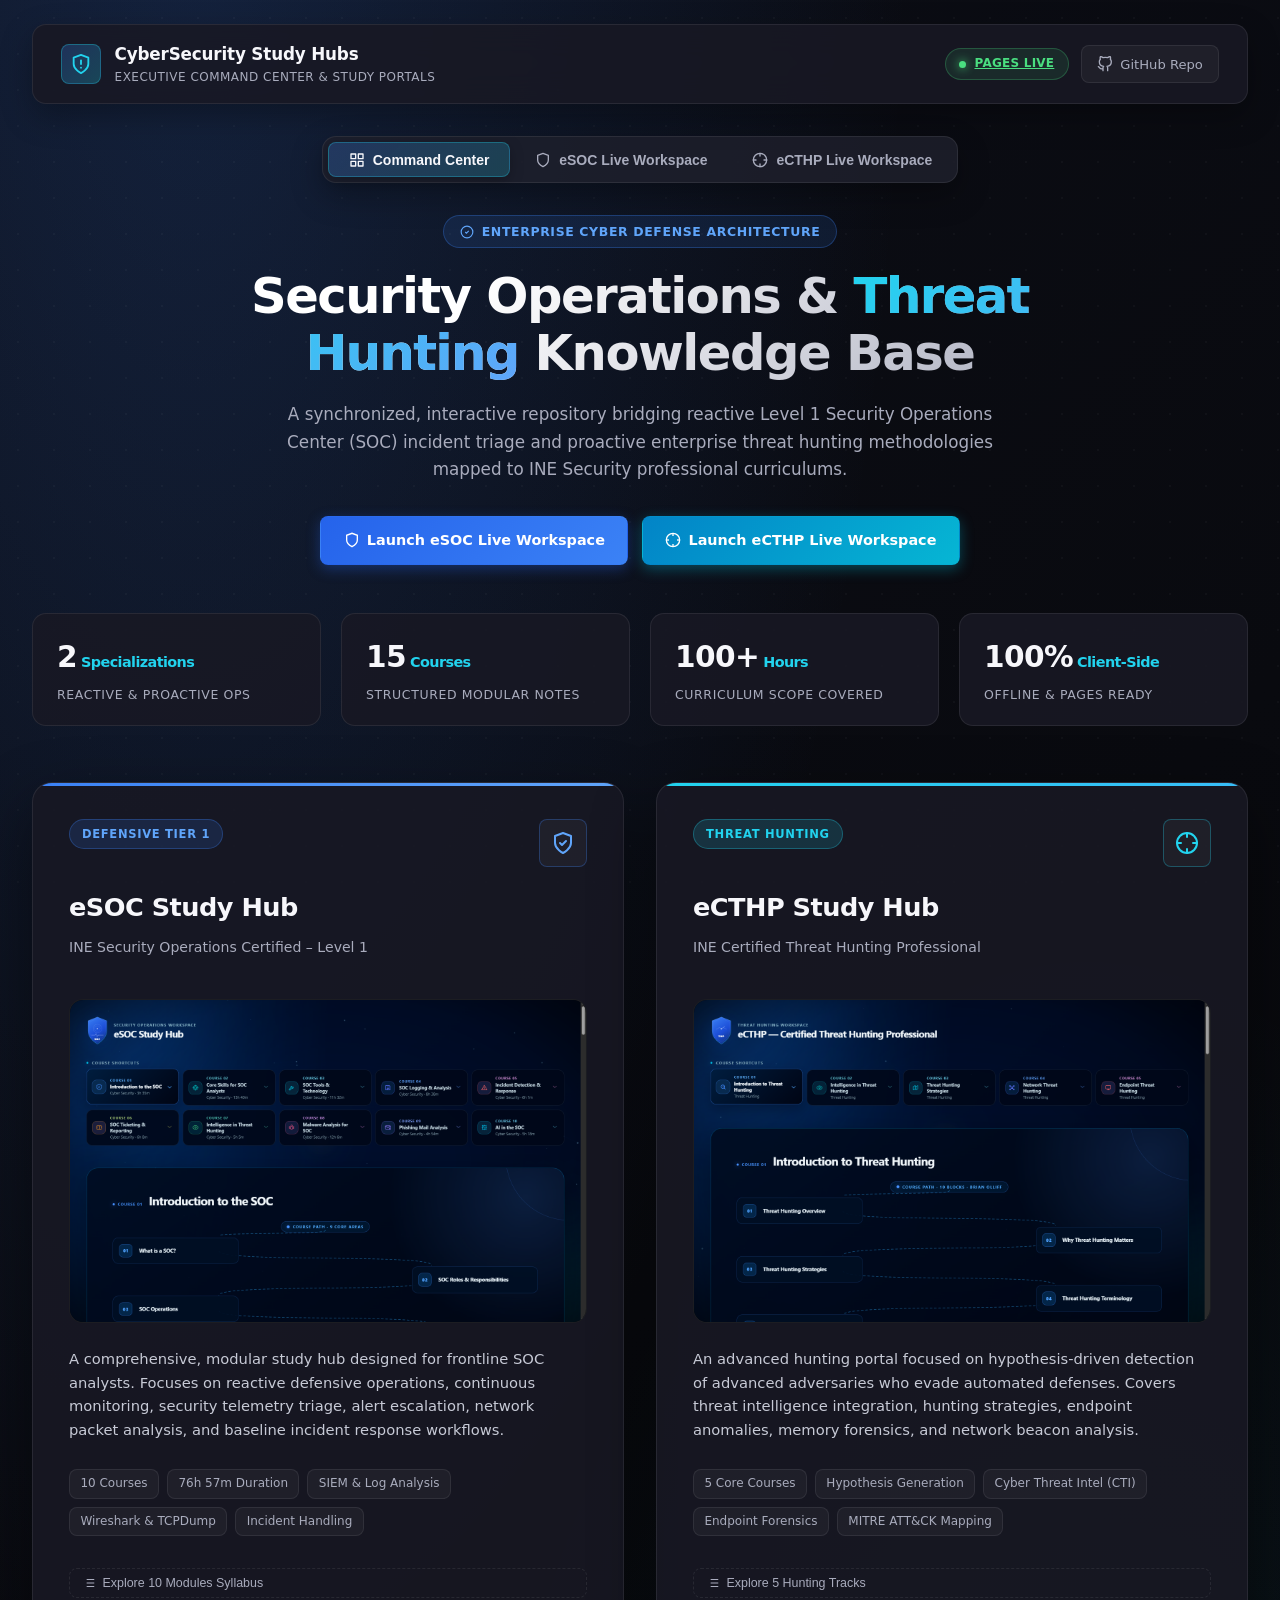
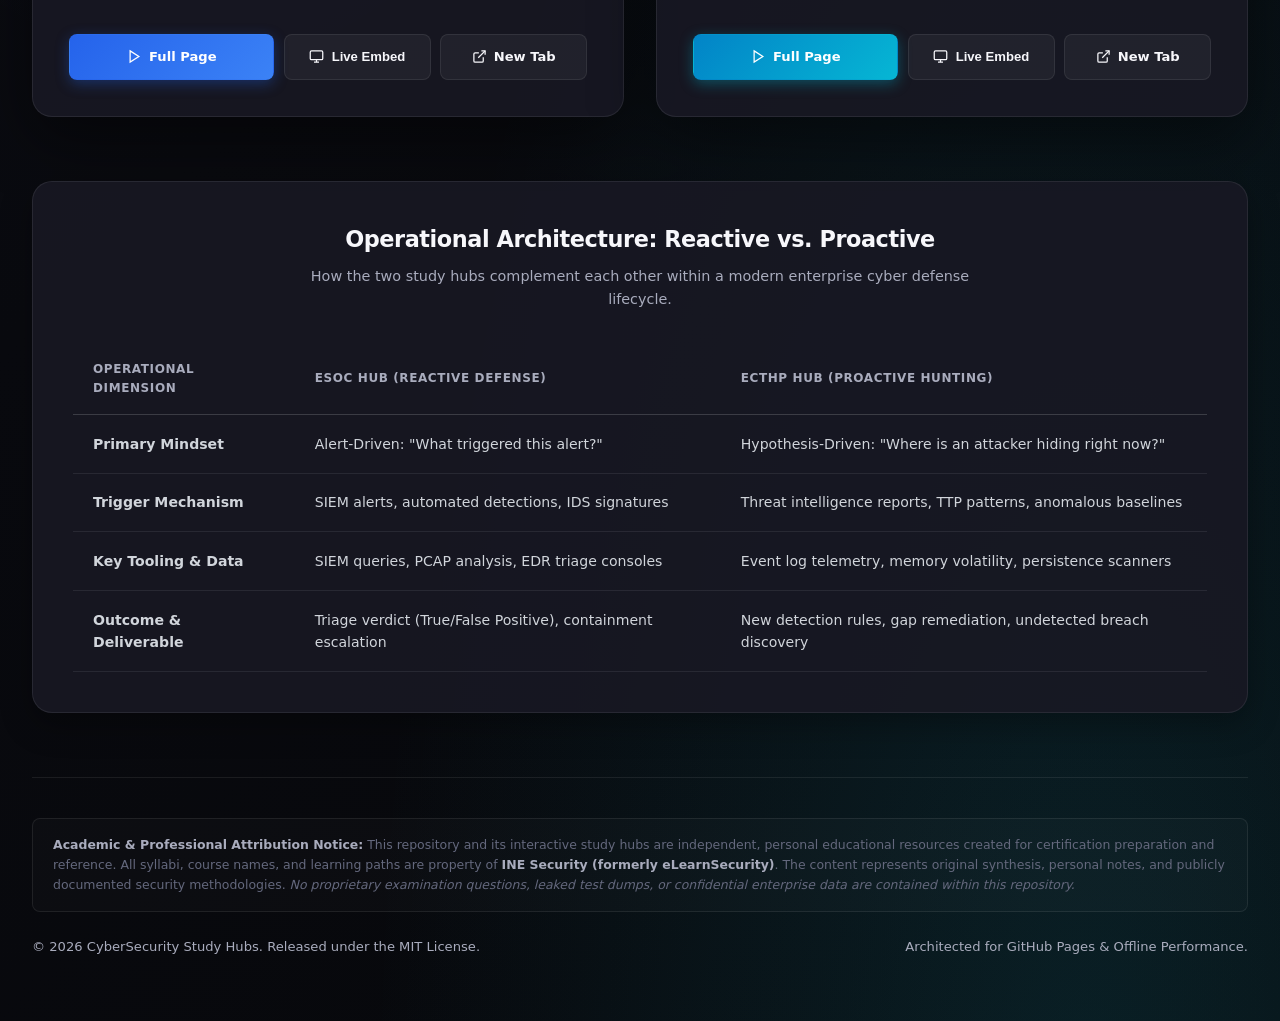
<file: index.html>
<!DOCTYPE html>
<html lang="en">
<head>
  <meta charset="UTF-8" />
  <meta name="viewport" content="width=device-width, initial-scale=1.0" />
  <meta name="description" content="CyberSecurity Study Hubs — Executive command center bridging reactive SOC operations (eSOC) and proactive enterprise threat hunting (eCTHP)." />
  <meta name="theme-color" content="#090a0f" />
  <title>CyberSecurity Study Hubs | Command Center Portal</title>
  <link rel="stylesheet" href="assets/css/portal.css" />
  <script src="assets/js/shield.min.js"></script>
</head>
<body>
  <div class="portal-container">
    <!-- Top Navigation Bar -->
    <header class="top-navbar" role="banner">
      <a href="https://tooshy2.github.io/CyberSecurity-Study-Hubs/" class="brand">
        <div class="brand-icon" aria-hidden="true">
          <svg width="22" height="22" viewBox="0 0 24 24" fill="none" stroke="currentColor" stroke-width="2" stroke-linecap="round" stroke-linejoin="round">
            <path d="M12 22s8-4 8-10V5l-8-3-8 3v7c0 6 8 10 8 10z"/>
            <path d="M12 8v4"/>
            <path d="M12 16h.01"/>
          </svg>
        </div>
        <div class="brand-info">
          <h1>CyberSecurity Study Hubs</h1>
          <p>Executive Command Center &amp; Study Portals</p>
        </div>
      </a>

      <div class="nav-actions">
        <a href="https://tooshy2.github.io/CyberSecurity-Study-Hubs/" class="status-badge" title="Live GitHub Pages Deployment">
          <span class="status-dot"></span>
          PAGES LIVE
        </a>
        <a href="https://github.com/TOOSHY2/CyberSecurity-Study-Hubs" target="_blank" rel="noopener noreferrer" class="btn-ghost" title="GitHub Repository">
          <svg width="16" height="16" viewBox="0 0 24 24" fill="none" stroke="currentColor" stroke-width="2" stroke-linecap="round" stroke-linejoin="round">
            <path d="M9 19c-5 1.5-5-2.5-7-3m14 6v-3.87a3.37 3.37 0 0 0-.94-2.61c3.14-.35 6.44-1.54 6.44-7A5.44 5.44 0 0 0 20 4.77 5.07 5.07 0 0 0 19.91 1S18.73.65 16 2.48a13.38 13.38 0 0 0-7 0C6.27.65 5.09 1 5.09 1A5.07 5.07 0 0 0 5 4.77a5.44 5.44 0 0 0-1.5 3.78c0 5.42 3.3 6.61 6.44 7A3.37 3.37 0 0 0 9 18.13V22"/>
          </svg>
          GitHub Repo
        </a>
      </div>
    </header>

    <!-- Navigation View Tabs -->
    <nav class="view-tabs" role="tablist" aria-label="Portal Views">
      <button class="tab-btn active" id="tab-overview" role="tab" aria-selected="true" aria-controls="view-overview" onclick="switchView('overview')">
        <svg width="16" height="16" viewBox="0 0 24 24" fill="none" stroke="currentColor" stroke-width="2" stroke-linecap="round" stroke-linejoin="round">
          <rect x="3" y="3" width="7" height="7"/>
          <rect x="14" y="3" width="7" height="7"/>
          <rect x="14" y="14" width="7" height="7"/>
          <rect x="3" y="14" width="7" height="7"/>
        </svg>
        Command Center
      </button>
      <button class="tab-btn" id="tab-esoc" role="tab" aria-selected="false" aria-controls="view-esoc" onclick="switchView('esoc')">
        <svg width="16" height="16" viewBox="0 0 24 24" fill="none" stroke="currentColor" stroke-width="2" stroke-linecap="round" stroke-linejoin="round">
          <path d="M12 22s8-4 8-10V5l-8-3-8 3v7c0 6 8 10 8 10z"/>
        </svg>
        eSOC Live Workspace
      </button>
      <button class="tab-btn" id="tab-ecthp" role="tab" aria-selected="false" aria-controls="view-ecthp" onclick="switchView('ecthp')">
        <svg width="16" height="16" viewBox="0 0 24 24" fill="none" stroke="currentColor" stroke-width="2" stroke-linecap="round" stroke-linejoin="round">
          <circle cx="12" cy="12" r="10"/>
          <line x1="22" y1="12" x2="18" y2="12"/>
          <line x1="6" y1="12" x2="2" y2="12"/>
          <line x1="12" y1="6" x2="12" y2="2"/>
          <line x1="12" y1="22" x2="12" y2="18"/>
        </svg>
        eCTHP Live Workspace
      </button>
    </nav>

    <!-- VIEW 1: COMMAND CENTER / OVERVIEW -->
    <main class="view-panel active" id="view-overview" role="tabpanel" aria-labelledby="tab-overview">
      <section class="hero">
        <div class="hero-pill">
          <svg width="14" height="14" viewBox="0 0 24 24" fill="none" stroke="currentColor" stroke-width="2">
            <circle cx="12" cy="12" r="10"/>
            <path d="m9 12 2 2 4-4"/>
          </svg>
          Enterprise Cyber Defense Architecture
        </div>
        <h2 class="hero-title">
          Security Operations &amp; <span class="accent-cyan">Threat Hunting</span> Knowledge Base
        </h2>
        <p class="hero-desc">
          A synchronized, interactive repository bridging reactive Level 1 Security Operations Center (SOC) incident triage and proactive enterprise threat hunting methodologies mapped to INE Security professional curriculums.
        </p>

        <!-- Direct Live Action Bar -->
        <div style="display: flex; gap: 0.85rem; justify-content: center; flex-wrap: wrap; margin-bottom: 2.5rem;">
          <a href="https://tooshy2.github.io/CyberSecurity-Study-Hubs/hubs/eSOC.html" class="btn-launch primary-esoc" style="padding: 0.75rem 1.4rem; font-size: 0.9rem;">
            <svg width="16" height="16" viewBox="0 0 24 24" fill="none" stroke="currentColor" stroke-width="2"><path d="M12 22s8-4 8-10V5l-8-3-8 3v7c0 6 8 10 8 10z"/></svg>
            Launch eSOC Live Workspace
          </a>
          <a href="https://tooshy2.github.io/CyberSecurity-Study-Hubs/hubs/eCTHP.html" class="btn-launch primary-ecthp" style="padding: 0.75rem 1.4rem; font-size: 0.9rem;">
            <svg width="16" height="16" viewBox="0 0 24 24" fill="none" stroke="currentColor" stroke-width="2"><circle cx="12" cy="12" r="10"/><line x1="22" y1="12" x2="18" y2="12"/><line x1="6" y1="12" x2="2" y2="12"/><line x1="12" y1="6" x2="12" y2="2"/><line x1="12" y1="22" x2="12" y2="18"/></svg>
            Launch eCTHP Live Workspace
          </a>
        </div>
      </section>

      <!-- Metrics Matrix -->
      <section class="stats-bar" aria-label="Curriculum Statistics">
        <div class="stat-card">
          <div class="stat-val">2 <span class="unit">Specializations</span></div>
          <div class="stat-label">Reactive &amp; Proactive Ops</div>
        </div>
        <div class="stat-card">
          <div class="stat-val">15 <span class="unit">Courses</span></div>
          <div class="stat-label">Structured Modular Notes</div>
        </div>
        <div class="stat-card">
          <div class="stat-val">100+ <span class="unit">Hours</span></div>
          <div class="stat-label">Curriculum Scope Covered</div>
        </div>
        <div class="stat-card">
          <div class="stat-val">100% <span class="unit">Client-Side</span></div>
          <div class="stat-label">Offline &amp; Pages Ready</div>
        </div>
      </section>

      <!-- Dual Hub Cards -->
      <section class="hubs-grid" aria-label="Interactive Hubs">
        <!-- eSOC Card -->
        <article class="hub-card esoc">
          <div class="hub-header">
            <span class="hub-badge">Defensive Tier 1</span>
            <div class="hub-icon-wrapper" aria-hidden="true">
              <svg width="24" height="24" viewBox="0 0 24 24" fill="none" stroke="currentColor" stroke-width="2" stroke-linecap="round" stroke-linejoin="round">
                <path d="M12 22s8-4 8-10V5l-8-3-8 3v7c0 6 8 10 8 10z"/>
                <path d="m9 12 2 2 4-4"/>
              </svg>
            </div>
          </div>
          <h3 class="hub-title">eSOC Study Hub</h3>
          <div class="hub-subtitle">INE Security Operations Certified – Level 1</div>
          
          <!-- Actual Screenshot Preview -->
          <div class="hub-preview-wrapper">
            <a href="hubs/eSOC.html" title="Launch eSOC Study Hub Live Workspace">
              <img src="assets/images/esoc-preview.png" alt="eSOC Study Hub Live Workspace Screenshot" class="hub-preview-img" width="1440" height="900" loading="lazy" />
            </a>
          </div>

          <p class="hub-summary">
            A comprehensive, modular study hub designed for frontline SOC analysts. Focuses on reactive defensive operations, continuous monitoring, security telemetry triage, alert escalation, network packet analysis, and baseline incident response workflows.
          </p>

          <div class="hub-tags">
            <span class="tag-pill">10 Courses</span>
            <span class="tag-pill">76h 57m Duration</span>
            <span class="tag-pill">SIEM &amp; Log Analysis</span>
            <span class="tag-pill">Wireshark &amp; TCPDump</span>
            <span class="tag-pill">Incident Handling</span>
          </div>

          <!-- Quick Syllabus Drawer -->
          <button class="syllabus-toggle" onclick="toggleSyllabus('esoc-syllabus')" aria-expanded="false">
            <svg width="14" height="14" viewBox="0 0 24 24" fill="none" stroke="currentColor" stroke-width="2">
              <line x1="8" y1="6" x2="21" y2="6"/><line x1="8" y1="12" x2="21" y2="12"/><line x1="8" y1="18" x2="21" y2="18"/>
              <line x1="3" y1="6" x2="3.01" y2="6"/><line x1="3" y1="12" x2="3.01" y2="12"/><line x1="3" y1="18" x2="3.01" y2="18"/>
            </svg>
            Explore 10 Modules Syllabus
          </button>
          <div class="syllabus-list" id="esoc-syllabus">
            <ul>
              <li><span><span class="course-code">C01</span> Introduction to SOC Operations</span><span class="course-dur">04h 15m</span></li>
              <li><span><span class="course-code">C02</span> Network Defense Fundamentals</span><span class="course-dur">08h 30m</span></li>
              <li><span><span class="course-code">C03</span> Endpoint Telemetry &amp; Event Logs</span><span class="course-dur">07h 45m</span></li>
              <li><span><span class="course-code">C04</span> SIEM Operations &amp; Query Tuning</span><span class="course-dur">11h 20m</span></li>
              <li><span><span class="course-code">C05</span> Alert Triage &amp; True/False Positives</span><span class="course-dur">06h 50m</span></li>
              <li><span><span class="course-code">C06</span> Network Packet Analysis (Wireshark)</span><span class="course-dur">09h 10m</span></li>
              <li><span><span class="course-code">C07</span> Incident Response Lifecycle (NIST)</span><span class="course-dur">08h 15m</span></li>
              <li><span><span class="course-code">C08</span> Threat Intelligence in Tier 1</span><span class="course-dur">05h 40m</span></li>
              <li><span><span class="course-code">C09</span> Forensics &amp; Evidence Handling</span><span class="course-dur">07h 35m</span></li>
              <li><span><span class="course-code">C10</span> SOC Automation &amp; SOAR Concepts</span><span class="course-dur">07h 37m</span></li>
            </ul>
          </div>

          <!-- 3-Way Simplified Launch Options -->
          <div class="launch-grid">
            <a href="hubs/eSOC.html" class="btn-launch primary-esoc" title="Launch eSOC in Full Window">
              <svg width="15" height="15" viewBox="0 0 24 24" fill="none" stroke="currentColor" stroke-width="2">
                <polygon points="5 3 19 12 5 21 5 3"/>
              </svg>
              Full Page
            </a>
            <button class="btn-launch secondary" onclick="switchView('esoc')" title="Preview inside portal embed">
              <svg width="15" height="15" viewBox="0 0 24 24" fill="none" stroke="currentColor" stroke-width="2">
                <rect x="2" y="3" width="20" height="14" rx="2" ry="2"/>
                <line x1="8" y1="21" x2="16" y2="21"/>
                <line x1="12" y1="17" x2="12" y2="21"/>
              </svg>
              Live Embed
            </button>
            <a href="https://tooshy2.github.io/CyberSecurity-Study-Hubs/hubs/eSOC.html" target="_blank" rel="noopener noreferrer" class="btn-launch secondary" title="Open eSOC in new tab">
              <svg width="15" height="15" viewBox="0 0 24 24" fill="none" stroke="currentColor" stroke-width="2">
                <path d="M18 13v6a2 2 0 0 1-2 2H5a2 2 0 0 1-2-2V8a2 2 0 0 1 2-2h6"/>
                <polyline points="15 3 21 3 21 9"/>
                <line x1="10" y1="14" x2="21" y2="3"/>
              </svg>
              New Tab
            </a>
          </div>
        </article>

        <!-- eCTHP Card -->
        <article class="hub-card ecthp">
          <div class="hub-header">
            <span class="hub-badge">Threat Hunting</span>
            <div class="hub-icon-wrapper" aria-hidden="true">
              <svg width="24" height="24" viewBox="0 0 24 24" fill="none" stroke="currentColor" stroke-width="2" stroke-linecap="round" stroke-linejoin="round">
                <circle cx="12" cy="12" r="10"/>
                <line x1="22" y1="12" x2="18" y2="12"/>
                <line x1="6" y1="12" x2="2" y2="12"/>
                <line x1="12" y1="6" x2="12" y2="2"/>
                <line x1="12" y1="22" x2="12" y2="18"/>
              </svg>
            </div>
          </div>
          <h3 class="hub-title">eCTHP Study Hub</h3>
          <div class="hub-subtitle">INE Certified Threat Hunting Professional</div>

          <!-- Actual Screenshot Preview -->
          <div class="hub-preview-wrapper">
            <a href="hubs/eCTHP.html" title="Launch eCTHP Study Hub Live Workspace">
              <img src="assets/images/ecthp-preview.png" alt="eCTHP Study Hub Live Workspace Screenshot" class="hub-preview-img" width="1440" height="900" loading="lazy" />
            </a>
          </div>

          <p class="hub-summary">
            An advanced hunting portal focused on hypothesis-driven detection of advanced adversaries who evade automated defenses. Covers threat intelligence integration, hunting strategies, endpoint anomalies, memory forensics, and network beacon analysis.
          </p>

          <div class="hub-tags">
            <span class="tag-pill">5 Core Courses</span>
            <span class="tag-pill">Hypothesis Generation</span>
            <span class="tag-pill">Cyber Threat Intel (CTI)</span>
            <span class="tag-pill">Endpoint Forensics</span>
            <span class="tag-pill">MITRE ATT&amp;CK Mapping</span>
          </div>

          <!-- Quick Syllabus Drawer -->
          <button class="syllabus-toggle" onclick="toggleSyllabus('ecthp-syllabus')" aria-expanded="false">
            <svg width="14" height="14" viewBox="0 0 24 24" fill="none" stroke="currentColor" stroke-width="2">
              <line x1="8" y1="6" x2="21" y2="6"/><line x1="8" y1="12" x2="21" y2="12"/><line x1="8" y1="18" x2="21" y2="18"/>
              <line x1="3" y1="6" x2="3.01" y2="6"/><line x1="3" y1="12" x2="3.01" y2="12"/><line x1="3" y1="18" x2="3.01" y2="18"/>
            </svg>
            Explore 5 Hunting Tracks
          </button>
          <div class="syllabus-list" id="ecthp-syllabus">
            <ul>
              <li><span><span class="course-code">T01</span> Introduction to Threat Hunting &amp; Mindset</span><span class="course-dur">Foundations</span></li>
              <li><span><span class="course-code">T02</span> Cyber Threat Intelligence in Hunting</span><span class="course-dur">CTI &amp; TTPs</span></li>
              <li><span><span class="course-code">T03</span> Threat Hunting Strategies &amp; Hypotheses</span><span class="course-dur">Methodologies</span></li>
              <li><span><span class="course-code">T04</span> Network Threat Hunting (C2 &amp; Beacons)</span><span class="course-dur">PCAP &amp; Zeek</span></li>
              <li><span><span class="course-code">T05</span> Endpoint Threat Hunting &amp; Volatility</span><span class="course-dur">Memory &amp; EDR</span></li>
            </ul>
          </div>

          <!-- 3-Way Simplified Launch Options -->
          <div class="launch-grid">
            <a href="hubs/eCTHP.html" class="btn-launch primary-ecthp" title="Launch eCTHP in Full Window">
              <svg width="15" height="15" viewBox="0 0 24 24" fill="none" stroke="currentColor" stroke-width="2">
                <polygon points="5 3 19 12 5 21 5 3"/>
              </svg>
              Full Page
            </a>
            <button class="btn-launch secondary" onclick="switchView('ecthp')" title="Preview inside portal embed">
              <svg width="15" height="15" viewBox="0 0 24 24" fill="none" stroke="currentColor" stroke-width="2">
                <rect x="2" y="3" width="20" height="14" rx="2" ry="2"/>
                <line x1="8" y1="21" x2="16" y2="21"/>
                <line x1="12" y1="17" x2="12" y2="21"/>
              </svg>
              Live Embed
            </button>
            <a href="https://tooshy2.github.io/CyberSecurity-Study-Hubs/hubs/eCTHP.html" target="_blank" rel="noopener noreferrer" class="btn-launch secondary" title="Open eCTHP in new tab">
              <svg width="15" height="15" viewBox="0 0 24 24" fill="none" stroke="currentColor" stroke-width="2">
                <path d="M18 13v6a2 2 0 0 1-2 2H5a2 2 0 0 1-2-2V8a2 2 0 0 1 2-2h6"/>
                <polyline points="15 3 21 3 21 9"/>
                <line x1="10" y1="14" x2="21" y2="3"/>
              </svg>
              New Tab
            </a>
          </div>
        </article>
      </section>

      <!-- Operational Matrix Section -->
      <section class="matrix-section">
        <h3 class="matrix-title">Operational Architecture: Reactive vs. Proactive</h3>
        <p class="matrix-subtitle">How the two study hubs complement each other within a modern enterprise cyber defense lifecycle.</p>
        <div class="matrix-table-wrap">
          <table class="matrix-table">
            <thead>
              <tr>
                <th>Operational Dimension</th>
                <th>eSOC Hub (Reactive Defense)</th>
                <th>eCTHP Hub (Proactive Hunting)</th>
              </tr>
            </thead>
            <tbody>
              <tr>
                <td class="col-feature">Primary Mindset</td>
                <td class="col-esoc">Alert-Driven: "What triggered this alert?"</td>
                <td class="col-ecthp">Hypothesis-Driven: "Where is an attacker hiding right now?"</td>
              </tr>
              <tr>
                <td class="col-feature">Trigger Mechanism</td>
                <td class="col-esoc">SIEM alerts, automated detections, IDS signatures</td>
                <td class="col-ecthp">Threat intelligence reports, TTP patterns, anomalous baselines</td>
              </tr>
              <tr>
                <td class="col-feature">Key Tooling &amp; Data</td>
                <td class="col-esoc">SIEM queries, PCAP analysis, EDR triage consoles</td>
                <td class="col-ecthp">Event log telemetry, memory volatility, persistence scanners</td>
              </tr>
              <tr>
                <td class="col-feature">Outcome &amp; Deliverable</td>
                <td class="col-esoc">Triage verdict (True/False Positive), containment escalation</td>
                <td class="col-ecthp">New detection rules, gap remediation, undetected breach discovery</td>
              </tr>
            </tbody>
          </table>
        </div>
      </section>
    </main>

    <!-- VIEW 2: eSOC LIVE EMBEDDED HUB -->
    <section class="view-panel" id="view-esoc" role="tabpanel" aria-labelledby="tab-esoc">
      <div class="iframe-portal-wrapper" id="esoc-wrapper">
        <div class="iframe-toolbar">
          <div class="iframe-status">
            <span class="status-badge" style="background: rgba(59, 130, 246, 0.15); color: var(--purple-2); border-color: var(--border-blue);">
              eSOC Live Hub
            </span>
            <span>Security Operations Certified – Level 1</span>
          </div>
          <div class="iframe-actions">
            <button class="btn-ghost" onclick="reloadFrame('frame-esoc')" title="Reload Hub">
              <svg width="14" height="14" viewBox="0 0 24 24" fill="none" stroke="currentColor" stroke-width="2">
                <polyline points="23 4 23 10 17 10"/>
                <path d="M20.49 15a9 9 0 1 1-2.12-9.36L23 10"/>
              </svg>
              Reload
            </button>
            <button class="btn-ghost" onclick="toggleFullscreen('esoc-wrapper')" title="Toggle Fullscreen">
              <svg width="14" height="14" viewBox="0 0 24 24" fill="none" stroke="currentColor" stroke-width="2">
                <polyline points="15 3 21 3 21 9"/>
                <polyline points="9 21 3 21 3 15"/>
                <line x1="21" y1="3" x2="14" y2="10"/>
                <line x1="3" y1="21" x2="10" y2="14"/>
              </svg>
              Fullscreen
            </button>
            <a href="https://tooshy2.github.io/CyberSecurity-Study-Hubs/hubs/eSOC.html" target="_blank" rel="noopener noreferrer" class="btn-ghost" title="Open in dedicated tab">
              <svg width="14" height="14" viewBox="0 0 24 24" fill="none" stroke="currentColor" stroke-width="2">
                <path d="M18 13v6a2 2 0 0 1-2 2H5a2 2 0 0 1-2-2V8a2 2 0 0 1 2-2h6"/>
                <polyline points="15 3 21 3 21 9"/>
                <line x1="10" y1="14" x2="21" y2="3"/>
              </svg>
              Standalone
            </a>
          </div>
        </div>
        <div class="iframe-container">
          <iframe id="frame-esoc" data-src="hubs/eSOC.html" title="eSOC Study Hub Live Preview" loading="lazy"></iframe>
        </div>
      </div>
    </section>

    <!-- VIEW 3: eCTHP LIVE EMBEDDED HUB -->
    <section class="view-panel" id="view-ecthp" role="tabpanel" aria-labelledby="tab-ecthp">
      <div class="iframe-portal-wrapper" id="ecthp-wrapper">
        <div class="iframe-toolbar">
          <div class="iframe-status">
            <span class="status-badge" style="background: rgba(34, 211, 238, 0.15); color: var(--cyan); border-color: var(--border-cyan);">
              eCTHP Live Hub
            </span>
            <span>Certified Threat Hunting Professional</span>
          </div>
          <div class="iframe-actions">
            <button class="btn-ghost" onclick="reloadFrame('frame-ecthp')" title="Reload Hub">
              <svg width="14" height="14" viewBox="0 0 24 24" fill="none" stroke="currentColor" stroke-width="2">
                <polyline points="23 4 23 10 17 10"/>
                <path d="M20.49 15a9 9 0 1 1-2.12-9.36L23 10"/>
              </svg>
              Reload
            </button>
            <button class="btn-ghost" onclick="toggleFullscreen('ecthp-wrapper')" title="Toggle Fullscreen">
              <svg width="14" height="14" viewBox="0 0 24 24" fill="none" stroke="currentColor" stroke-width="2">
                <polyline points="15 3 21 3 21 9"/>
                <polyline points="9 21 3 21 3 15"/>
                <line x1="21" y1="3" x2="14" y2="10"/>
                <line x1="3" y1="21" x2="10" y2="14"/>
              </svg>
              Fullscreen
            </button>
            <a href="https://tooshy2.github.io/CyberSecurity-Study-Hubs/hubs/eCTHP.html" target="_blank" rel="noopener noreferrer" class="btn-ghost" title="Open in dedicated tab">
              <svg width="14" height="14" viewBox="0 0 24 24" fill="none" stroke="currentColor" stroke-width="2">
                <path d="M18 13v6a2 2 0 0 1-2 2H5a2 2 0 0 1-2-2V8a2 2 0 0 1 2-2h6"/>
                <polyline points="15 3 21 3 21 9"/>
                <line x1="10" y1="14" x2="21" y2="3"/>
              </svg>
              Standalone
            </a>
          </div>
        </div>
        <div class="iframe-container">
          <iframe id="frame-ecthp" data-src="hubs/eCTHP.html" title="eCTHP Study Hub Live Preview" loading="lazy"></iframe>
        </div>
      </div>
    </section>

    <!-- Footer -->
    <footer class="portal-footer" role="contentinfo">
      <div class="disclaimer-box">
        <strong>Academic &amp; Professional Attribution Notice:</strong>
        This repository and its interactive study hubs are independent, personal educational resources created for certification preparation and reference. All syllabi, course names, and learning paths are property of <strong>INE Security (formerly eLearnSecurity)</strong>. The content represents original synthesis, personal notes, and publicly documented security methodologies. <em>No proprietary examination questions, leaked test dumps, or confidential enterprise data are contained within this repository.</em>
      </div>
      <div class="footer-content">
        <p>&copy; 2026 CyberSecurity Study Hubs. Released under the MIT License.</p>
        <p>Architected for GitHub Pages &amp; Offline Performance.</p>
      </div>
    </footer>
  </div>

  <!-- Interactive Portal Controller -->
  <script>
    function switchView(viewName) {
      // Manage tab buttons
      document.querySelectorAll('.tab-btn').forEach(btn => {
        btn.classList.remove('active');
        btn.setAttribute('aria-selected', 'false');
      });
      const activeBtn = document.getElementById('tab-' + viewName);
      if (activeBtn) {
        activeBtn.classList.add('active');
        activeBtn.setAttribute('aria-selected', 'true');
      }

      // Manage view panels
      document.querySelectorAll('.view-panel').forEach(panel => {
        panel.classList.remove('active');
      });
      const activePanel = document.getElementById('view-' + viewName);
      if (activePanel) {
        activePanel.classList.add('active');
      }

      // Lazy-load iframe source if switching to embed
      if (viewName === 'esoc') {
        const frame = document.getElementById('frame-esoc');
        if (frame && !frame.src) {
          frame.src = frame.getAttribute('data-src');
        }
      } else if (viewName === 'ecthp') {
        const frame = document.getElementById('frame-ecthp');
        if (frame && !frame.src) {
          frame.src = frame.getAttribute('data-src');
        }
      }

      // Update location hash without page jump
      history.replaceState(null, '', '#' + viewName);
    }

    function reloadFrame(frameId) {
      const frame = document.getElementById(frameId);
      if (frame && frame.src) {
        frame.src = frame.src;
      }
    }

    function toggleFullscreen(wrapperId) {
      const wrapper = document.getElementById(wrapperId);
      if (wrapper) {
        wrapper.classList.toggle('fullscreen-mode');
      }
    }

    function toggleSyllabus(listId) {
      const list = document.getElementById(listId);
      if (list) {
        const isOpen = list.classList.toggle('is-open');
        const btn = list.previousElementSibling;
        if (btn) {
          btn.setAttribute('aria-expanded', isOpen ? 'true' : 'false');
        }
      }
    }

    // Handle hash on page load
    window.addEventListener('DOMContentLoaded', () => {
      const hash = window.location.hash.replace('#', '');
      if (hash === 'esoc' || hash === 'ecthp') {
        switchView(hash);
      } else {
        switchView('overview');
      }
    });

    // Close fullscreen with Escape key
    window.addEventListener('keydown', (e) => {
      if (e.key === 'Escape') {
        document.querySelectorAll('.iframe-portal-wrapper.fullscreen-mode').forEach(el => {
          el.classList.remove('fullscreen-mode');
        });
      }
    });
  </script>
</body>
</html>
</file>
<file: assets/css/portal.css>
/* ==========================================================================
   CyberSecurity Study Hubs — Executive Portal CSS
   Visual Design System aligned with eSOC and eCTHP Interactive Hubs
   ========================================================================== */

:root {
  --bg: #090a0f;
  --bg-soft: #10111a;
  --panel: rgba(24, 25, 36, 0.88);
  --panel-2: rgba(31, 32, 45, 0.82);
  --panel-solid: #151622;
  --border: rgba(255, 255, 255, 0.08);
  --border-bright: rgba(255, 255, 255, 0.16);
  --border-cyan: rgba(34, 211, 238, 0.3);
  --border-blue: rgba(59, 130, 246, 0.3);
  --text: #f7f7fb;
  --muted: #a9acbd;
  --faint: #64687d;
  --purple: #3b82f6;
  --purple-2: #60a5fa;
  --cyan: #22d3ee;
  --green: #4ade80;
  --amber: #fbbf24;
  --red: #fb7185;
  --shadow-lg: 0 24px 64px rgba(0, 0, 0, 0.45);
  --shadow-md: 0 12px 32px rgba(0, 0, 0, 0.3);
  --shadow-glow-blue: 0 0 35px rgba(59, 130, 246, 0.2);
  --shadow-glow-cyan: 0 0 35px rgba(34, 211, 238, 0.2);
  --radius-lg: 20px;
  --radius-md: 14px;
  --radius-sm: 8px;
  --transition: all 0.25s cubic-bezier(0.16, 1, 0.3, 1);
}

* {
  box-sizing: border-box;
  margin: 0;
  padding: 0;
}

html {
  scroll-behavior: smooth;
  color-scheme: dark;
}

body {
  margin: 0;
  color: var(--text);
  background-color: var(--bg);
  background:
    radial-gradient(ellipse at 15% -5%, rgba(59, 130, 246, 0.18), transparent 45rem),
    radial-gradient(ellipse at 85% 105%, rgba(34, 211, 238, 0.12), transparent 45rem),
    linear-gradient(135deg, #0c0e17 0%, #090a0f 50%, #06070a 100%);
  font-family: Inter, ui-sans-serif, system-ui, -apple-system, BlinkMacSystemFont, "Segoe UI", Roboto, sans-serif;
  min-height: 100vh;
  line-height: 1.6;
  overflow-x: hidden;
}

/* Subtle background grid */
body::before {
  content: "";
  position: fixed;
  inset: 0;
  background-image: radial-gradient(circle, rgba(255, 255, 255, 0.05) 1px, transparent 1px);
  background-size: 36px 36px;
  pointer-events: none;
  z-index: 0;
  opacity: 0.6;
}

.portal-container {
  position: relative;
  z-index: 1;
  max-width: 1440px;
  margin: 0 auto;
  padding: 1.5rem 2rem 4rem;
  display: flex;
  flex-direction: column;
  min-height: 100vh;
}

/* Header & Top Bar */
.top-navbar {
  display: flex;
  align-items: center;
  justify-content: space-between;
  padding: 1rem 1.75rem;
  background: var(--panel);
  backdrop-filter: blur(16px);
  -webkit-backdrop-filter: blur(16px);
  border: 1px solid var(--border);
  border-radius: var(--radius-md);
  margin-bottom: 2rem;
  box-shadow: var(--shadow-md);
}

.brand {
  display: flex;
  align-items: center;
  gap: 0.85rem;
  text-decoration: none;
  color: var(--text);
}

.brand-icon {
  width: 40px;
  height: 40px;
  border-radius: var(--radius-sm);
  background: linear-gradient(135deg, rgba(59, 130, 246, 0.25), rgba(34, 211, 238, 0.25));
  border: 1px solid var(--border-cyan);
  display: flex;
  align-items: center;
  justify-content: center;
  color: var(--cyan);
}

.brand-info h1 {
  font-size: 1.05rem;
  font-weight: 700;
  letter-spacing: -0.01em;
  display: flex;
  align-items: center;
  gap: 0.5rem;
}

.brand-info p {
  font-size: 0.75rem;
  color: var(--muted);
  letter-spacing: 0.04em;
  text-transform: uppercase;
}

.nav-actions {
  display: flex;
  align-items: center;
  gap: 0.75rem;
}

.status-badge {
  display: inline-flex;
  align-items: center;
  gap: 0.5rem;
  padding: 0.35rem 0.85rem;
  background: rgba(74, 222, 128, 0.1);
  border: 1px solid rgba(74, 222, 128, 0.25);
  border-radius: 999px;
  font-size: 0.75rem;
  font-weight: 600;
  color: var(--green);
  letter-spacing: 0.02em;
}

.status-dot {
  width: 7px;
  height: 7px;
  border-radius: 50%;
  background-color: var(--green);
  box-shadow: 0 0 10px var(--green);
  animation: pulse-dot 2s infinite;
}

@keyframes pulse-dot {
  0%, 100% { opacity: 1; transform: scale(1); }
  50% { opacity: 0.4; transform: scale(0.85); }
}

.btn-ghost {
  display: inline-flex;
  align-items: center;
  gap: 0.45rem;
  padding: 0.45rem 0.95rem;
  background: rgba(255, 255, 255, 0.04);
  border: 1px solid var(--border);
  border-radius: var(--radius-sm);
  color: var(--muted);
  font-size: 0.82rem;
  font-weight: 500;
  text-decoration: none;
  transition: var(--transition);
  cursor: pointer;
}

.btn-ghost:hover {
  background: rgba(255, 255, 255, 0.09);
  color: var(--text);
  border-color: var(--border-bright);
}

/* Segmented View Switcher */
.view-tabs {
  display: flex;
  background: var(--panel-2);
  padding: 0.3rem;
  border-radius: var(--radius-md);
  border: 1px solid var(--border);
  gap: 0.3rem;
  margin-bottom: 2rem;
  width: fit-content;
  align-self: center;
  box-shadow: var(--shadow-md);
}

.tab-btn {
  padding: 0.55rem 1.25rem;
  background: transparent;
  border: none;
  border-radius: var(--radius-sm);
  color: var(--muted);
  font-size: 0.875rem;
  font-weight: 600;
  display: inline-flex;
  align-items: center;
  gap: 0.5rem;
  cursor: pointer;
  transition: var(--transition);
}

.tab-btn:hover {
  color: var(--text);
}

.tab-btn.active {
  background: linear-gradient(135deg, rgba(59, 130, 246, 0.25), rgba(34, 211, 238, 0.2));
  color: var(--text);
  border: 1px solid var(--border-cyan);
  box-shadow: 0 4px 14px rgba(0, 0, 0, 0.25);
}

/* Views Management */
.view-panel {
  display: none;
  animation: fadeIn 0.3s ease-in-out forwards;
}

.view-panel.active {
  display: block;
}

@keyframes fadeIn {
  from { opacity: 0; transform: translateY(6px); }
  to { opacity: 1; transform: translateY(0); }
}

/* Hero Section */
.hero {
  text-align: center;
  max-width: 900px;
  margin: 0 auto 3rem;
}

.hero-pill {
  display: inline-flex;
  align-items: center;
  gap: 0.5rem;
  padding: 0.35rem 1rem;
  background: rgba(59, 130, 246, 0.12);
  border: 1px solid var(--border-blue);
  border-radius: 999px;
  font-size: 0.78rem;
  font-weight: 600;
  color: var(--purple-2);
  margin-bottom: 1.25rem;
  text-transform: uppercase;
  letter-spacing: 0.05em;
}

.hero-title {
  font-size: clamp(2rem, 4vw, 3.1rem);
  font-weight: 800;
  line-height: 1.15;
  letter-spacing: -0.03em;
  margin-bottom: 1.15rem;
  background: linear-gradient(135deg, #ffffff 30%, #a9acbd 100%);
  -webkit-background-clip: text;
  -webkit-text-fill-color: transparent;
}

.hero-title span.accent-cyan {
  background: linear-gradient(135deg, var(--cyan), var(--purple-2));
  -webkit-background-clip: text;
  -webkit-text-fill-color: transparent;
}

.hero-desc {
  font-size: 1.05rem;
  color: var(--muted);
  max-width: 750px;
  margin: 0 auto 2rem;
  line-height: 1.65;
}

/* Stats Matrix */
.stats-bar {
  display: grid;
  grid-template-columns: repeat(auto-fit, minmax(200px, 1fr));
  gap: 1.25rem;
  margin-bottom: 3.5rem;
}

.stat-card {
  background: var(--panel);
  backdrop-filter: blur(12px);
  border: 1px solid var(--border);
  border-radius: var(--radius-md);
  padding: 1.25rem 1.5rem;
  text-align: left;
  transition: var(--transition);
}

.stat-card:hover {
  border-color: var(--border-bright);
  transform: translateY(-2px);
}

.stat-val {
  font-size: 1.85rem;
  font-weight: 800;
  letter-spacing: -0.02em;
  color: var(--text);
  display: flex;
  align-items: baseline;
  gap: 0.25rem;
}

.stat-val span.unit {
  font-size: 0.9rem;
  color: var(--cyan);
  font-weight: 600;
}

.stat-label {
  font-size: 0.78rem;
  color: var(--muted);
  text-transform: uppercase;
  letter-spacing: 0.05em;
  margin-top: 0.25rem;
}

/* Dual Hub Cards Grid */
.hubs-grid {
  display: grid;
  grid-template-columns: repeat(auto-fit, minmax(460px, 1fr));
  gap: 2rem;
  margin-bottom: 4rem;
}

@media (max-width: 600px) {
  .hubs-grid {
    grid-template-columns: 1fr;
  }
}

.hub-card {
  background: var(--panel);
  backdrop-filter: blur(16px);
  border: 1px solid var(--border);
  border-radius: var(--radius-lg);
  padding: 2.25rem;
  display: flex;
  flex-direction: column;
  position: relative;
  overflow: hidden;
  transition: var(--transition);
  box-shadow: var(--shadow-lg);
}

.hub-card::before {
  content: "";
  position: absolute;
  top: 0;
  left: 0;
  right: 0;
  height: 3px;
  background: transparent;
  transition: var(--transition);
}

.hub-card.esoc:hover {
  border-color: var(--border-blue);
  box-shadow: var(--shadow-glow-blue);
  transform: translateY(-4px);
}
.hub-card.esoc::before {
  background: linear-gradient(90deg, var(--purple), var(--purple-2));
}

.hub-card.ecthp:hover {
  border-color: var(--border-cyan);
  box-shadow: var(--shadow-glow-cyan);
  transform: translateY(-4px);
}
.hub-card.ecthp::before {
  background: linear-gradient(90deg, var(--cyan), #38bdf8);
}

.hub-header {
  display: flex;
  align-items: flex-start;
  justify-content: space-between;
  margin-bottom: 1.25rem;
}

.hub-badge {
  font-size: 0.72rem;
  font-weight: 700;
  letter-spacing: 0.06em;
  text-transform: uppercase;
  padding: 0.3rem 0.75rem;
  border-radius: 999px;
}

.hub-card.esoc .hub-badge {
  background: rgba(59, 130, 246, 0.15);
  color: var(--purple-2);
  border: 1px solid var(--border-blue);
}

.hub-card.ecthp .hub-badge {
  background: rgba(34, 211, 238, 0.15);
  color: var(--cyan);
  border: 1px solid var(--border-cyan);
}

.hub-icon-wrapper {
  width: 48px;
  height: 48px;
  border-radius: var(--radius-sm);
  display: flex;
  align-items: center;
  justify-content: center;
  background: rgba(255, 255, 255, 0.04);
  border: 1px solid var(--border);
}

.hub-card.esoc .hub-icon-wrapper {
  color: var(--purple-2);
  border-color: var(--border-blue);
}

.hub-card.ecthp .hub-icon-wrapper {
  color: var(--cyan);
  border-color: var(--border-cyan);
}

.hub-title {
  font-size: 1.6rem;
  font-weight: 700;
  letter-spacing: -0.02em;
  margin-bottom: 0.5rem;
  color: var(--text);
}

.hub-subtitle {
  font-size: 0.88rem;
  color: var(--muted);
  margin-bottom: 1.25rem;
}

.hub-summary {
  font-size: 0.92rem;
  color: #c7cad6;
  line-height: 1.6;
  margin-bottom: 1.75rem;
  flex-grow: 1;
}

.hub-tags {
  display: flex;
  flex-wrap: wrap;
  gap: 0.5rem;
  margin-bottom: 2rem;
}

.tag-pill {
  font-size: 0.75rem;
  color: var(--muted);
  background: rgba(255, 255, 255, 0.04);
  border: 1px solid var(--border);
  border-radius: var(--radius-sm);
  padding: 0.25rem 0.65rem;
}

.hub-actions {
  display: flex;
  gap: 0.75rem;
  flex-wrap: wrap;
}

.btn-primary {
  flex: 1;
  display: inline-flex;
  align-items: center;
  justify-content: center;
  gap: 0.5rem;
  padding: 0.75rem 1.25rem;
  border-radius: var(--radius-sm);
  font-weight: 600;
  font-size: 0.88rem;
  text-decoration: none;
  transition: var(--transition);
  cursor: pointer;
  border: none;
}

.hub-card.esoc .btn-primary {
  background: linear-gradient(135deg, #2563eb, #3b82f6);
  color: #fff;
  box-shadow: 0 4px 16px rgba(37, 99, 235, 0.35);
}

.hub-card.esoc .btn-primary:hover {
  background: linear-gradient(135deg, #1d4ed8, #2563eb);
  box-shadow: 0 6px 20px rgba(37, 99, 235, 0.5);
  transform: translateY(-1px);
}

.hub-card.ecthp .btn-primary {
  background: linear-gradient(135deg, #0284c7, #06b6d4);
  color: #fff;
  box-shadow: 0 4px 16px rgba(6, 182, 212, 0.35);
}

.hub-card.ecthp .btn-primary:hover {
  background: linear-gradient(135deg, #0369a1, #0284c7);
  box-shadow: 0 6px 20px rgba(6, 182, 212, 0.5);
  transform: translateY(-1px);
}

.btn-secondary {
  display: inline-flex;
  align-items: center;
  justify-content: center;
  gap: 0.45rem;
  padding: 0.75rem 1rem;
  border-radius: var(--radius-sm);
  background: rgba(255, 255, 255, 0.05);
  border: 1px solid var(--border);
  color: var(--text);
  font-size: 0.88rem;
  font-weight: 500;
  text-decoration: none;
  transition: var(--transition);
  cursor: pointer;
}

.btn-secondary:hover {
  background: rgba(255, 255, 255, 0.1);
  border-color: var(--border-bright);
}

/* Hub Visual Preview Images */
.hub-preview-wrapper {
  margin: 1.25rem 0 1.5rem;
  border-radius: var(--radius-md);
  overflow: hidden;
  border: 1px solid var(--border);
  background: #090a0f;
  position: relative;
  transition: var(--transition);
}

.hub-preview-wrapper:hover {
  border-color: var(--border-bright);
}

.hub-preview-img {
  width: 100%;
  height: auto;
  display: block;
  transition: transform 0.35s ease;
}

.hub-preview-wrapper:hover .hub-preview-img {
  transform: scale(1.02);
}

/* 3-Way Launch Options */
.launch-grid {
  display: grid;
  grid-template-columns: 1.4fr 1fr 1fr;
  gap: 0.6rem;
  margin-top: 1.25rem;
}

@media (max-width: 520px) {
  .launch-grid {
    grid-template-columns: 1fr;
  }
}

.btn-launch {
  display: inline-flex;
  align-items: center;
  justify-content: center;
  gap: 0.45rem;
  padding: 0.7rem 0.85rem;
  border-radius: var(--radius-sm);
  font-size: 0.82rem;
  font-weight: 600;
  text-decoration: none;
  cursor: pointer;
  transition: var(--transition);
  border: 1px solid transparent;
  white-space: nowrap;
}

.btn-launch.primary-esoc {
  background: linear-gradient(135deg, #2563eb, #3b82f6);
  color: #ffffff;
  box-shadow: 0 4px 14px rgba(37, 99, 235, 0.35);
}
.btn-launch.primary-esoc:hover {
  background: linear-gradient(135deg, #1d4ed8, #2563eb);
  transform: translateY(-1px);
}

.btn-launch.primary-ecthp {
  background: linear-gradient(135deg, #0284c7, #06b6d4);
  color: #ffffff;
  box-shadow: 0 4px 14px rgba(6, 182, 212, 0.35);
}
.btn-launch.primary-ecthp:hover {
  background: linear-gradient(135deg, #0369a1, #0284c7);
  transform: translateY(-1px);
}

.btn-launch.secondary {
  background: rgba(255, 255, 255, 0.05);
  border-color: var(--border);
  color: var(--text);
}
.btn-launch.secondary:hover {
  background: rgba(255, 255, 255, 0.1);
  border-color: var(--border-bright);
}

/* Syllabus Quick Drawer */
.syllabus-toggle {
  display: inline-flex;
  align-items: center;
  gap: 0.4rem;
  padding: 0.45rem 0.75rem;
  background: transparent;
  border: 1px dashed var(--border);
  border-radius: var(--radius-sm);
  color: var(--muted);
  font-size: 0.78rem;
  cursor: pointer;
  transition: var(--transition);
  margin-bottom: 1rem;
}

.syllabus-toggle:hover {
  color: var(--text);
  border-color: var(--cyan);
  background: rgba(34, 211, 238, 0.05);
}

.syllabus-list {
  display: none;
  background: rgba(15, 16, 25, 0.9);
  border: 1px solid var(--border);
  border-radius: var(--radius-sm);
  padding: 0.75rem 1rem;
  margin-bottom: 1.25rem;
  font-size: 0.8rem;
}

.syllabus-list.is-open {
  display: block;
}

.syllabus-list ul {
  list-style: none;
  display: flex;
  flex-direction: column;
  gap: 0.4rem;
}

.syllabus-list li {
  display: flex;
  align-items: center;
  justify-content: space-between;
  color: #cbd5e1;
  padding: 0.25rem 0;
  border-bottom: 1px solid rgba(255, 255, 255, 0.04);
}

.syllabus-list li:last-child {
  border-bottom: none;
}

.syllabus-list .course-code {
  font-family: monospace;
  color: var(--cyan);
  font-weight: 600;
  margin-right: 0.5rem;
}

.syllabus-list .course-dur {
  font-size: 0.72rem;
  color: var(--muted);
}

/* Comparison / Philosophy Matrix */
.matrix-section {
  background: var(--panel);
  backdrop-filter: blur(16px);
  border: 1px solid var(--border);
  border-radius: var(--radius-lg);
  padding: 2.5rem;
  margin-bottom: 4rem;
  box-shadow: var(--shadow-md);
}

.matrix-title {
  font-size: 1.4rem;
  font-weight: 700;
  letter-spacing: -0.02em;
  margin-bottom: 0.5rem;
  text-align: center;
}

.matrix-subtitle {
  font-size: 0.9rem;
  color: var(--muted);
  text-align: center;
  max-width: 680px;
  margin: 0 auto 2rem;
}

.matrix-table-wrap {
  overflow-x: auto;
}

.matrix-table {
  width: 100%;
  border-collapse: collapse;
  font-size: 0.88rem;
  text-align: left;
}

.matrix-table th {
  padding: 1rem 1.25rem;
  border-bottom: 1px solid var(--border-bright);
  color: var(--muted);
  font-weight: 600;
  text-transform: uppercase;
  letter-spacing: 0.05em;
  font-size: 0.75rem;
}

.matrix-table td {
  padding: 1.1rem 1.25rem;
  border-bottom: 1px solid var(--border);
  color: #d1d5db;
}

.matrix-table tr:hover td {
  background: rgba(255, 255, 255, 0.02);
}

.col-feature {
  font-weight: 600;
  color: var(--text);
}

.col-esoc {
  color: var(--purple-2);
}

.col-ecthp {
  color: var(--cyan);
}

/* Embedded Viewer Container */
.iframe-portal-wrapper {
  background: var(--panel-solid);
  border: 1px solid var(--border);
  border-radius: var(--radius-lg);
  overflow: hidden;
  box-shadow: var(--shadow-lg);
  display: flex;
  flex-direction: column;
}

.iframe-toolbar {
  display: flex;
  align-items: center;
  justify-content: space-between;
  padding: 0.85rem 1.25rem;
  background: var(--panel);
  border-bottom: 1px solid var(--border);
  gap: 1rem;
}

.iframe-status {
  display: flex;
  align-items: center;
  gap: 0.75rem;
  font-size: 0.85rem;
  font-weight: 600;
}

.iframe-actions {
  display: flex;
  align-items: center;
  gap: 0.5rem;
}

.iframe-container {
  position: relative;
  width: 100%;
  height: 86vh;
  min-height: 650px;
  background: #090a0f;
}

.iframe-container iframe {
  width: 100%;
  height: 100%;
  border: none;
  display: block;
}

/* Fullscreen mode for iframe */
.iframe-portal-wrapper.fullscreen-mode {
  position: fixed;
  inset: 0;
  z-index: 9999;
  border-radius: 0;
  height: 100vh;
}
.iframe-portal-wrapper.fullscreen-mode .iframe-container {
  height: calc(100vh - 54px);
}

/* Footer */
.portal-footer {
  margin-top: auto;
  padding-top: 2.5rem;
  border-top: 1px solid var(--border);
  display: flex;
  flex-direction: column;
  gap: 1.5rem;
  color: var(--muted);
  font-size: 0.82rem;
}

.footer-content {
  display: flex;
  justify-content: space-between;
  align-items: center;
  flex-wrap: wrap;
  gap: 1.25rem;
}

.disclaimer-box {
  background: rgba(255, 255, 255, 0.02);
  border: 1px solid var(--border);
  border-radius: var(--radius-sm);
  padding: 1rem 1.25rem;
  line-height: 1.6;
  font-size: 0.78rem;
  color: var(--faint);
}

.disclaimer-box strong {
  color: var(--muted);
}
</file>
